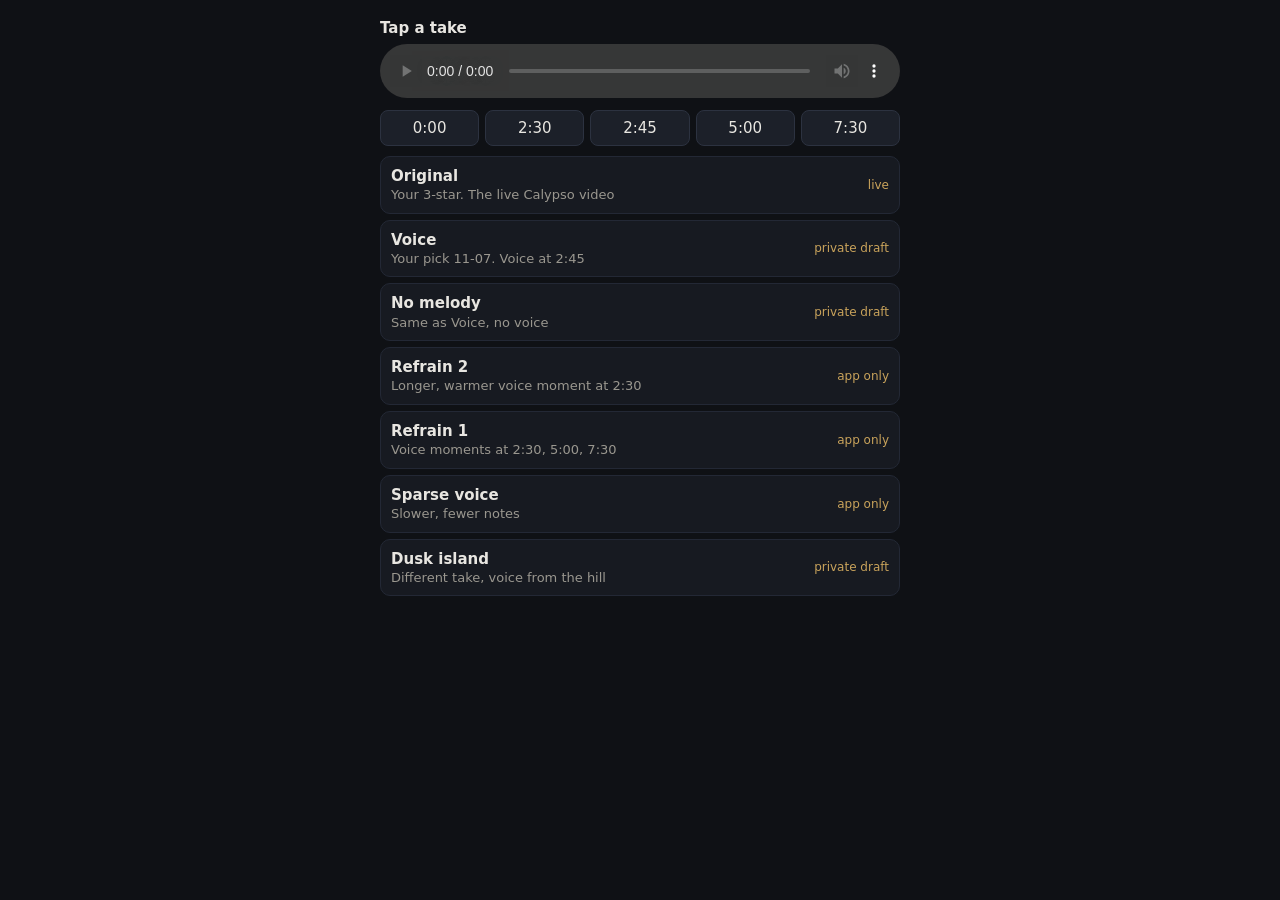
<file: web/static/calypso.html>
<!DOCTYPE html>
<html lang="en">
<head>
<meta charset="utf-8">
<meta name="viewport" content="width=device-width, initial-scale=1, viewport-fit=cover">
<title>Calypso compare</title>
<style>
  :root { color-scheme: dark; }
  body { margin: 0; background: #0f1115; color: #e8e6e1; font: 15px/1.35 -apple-system, system-ui, sans-serif; }
  main { max-width: 520px; margin: 0 auto; padding: 12px 12px calc(16px + env(safe-area-inset-bottom)); min-width: 0; }
  .player { position: sticky; top: 0; background: #0f1115; padding: 6px 0 10px; z-index: 1; }
  .now { font-weight: 600; min-height: 1.35em; }
  audio { width: 100%; margin-top: 6px; }
  .jump { display: flex; gap: 6px; margin-top: 6px; flex-wrap: wrap; }
  .jump button { flex: 1 0 auto; background: #1c2029; color: #e8e6e1; border: 1px solid #2c3240; border-radius: 8px; padding: 7px 0; font: inherit; white-space: nowrap; min-width: max-content; padding-inline: 10px; }
  ul { list-style: none; margin: 0; padding: 0; }
  li { display: flex; align-items: center; gap: 10px; padding: 9px 10px; border-radius: 10px; margin-bottom: 6px; background: #171a21; border: 1px solid #232835; cursor: pointer; }
  li.on { border-color: #c9a35b; background: #1f1c15; }
  li .t { min-width: 0; flex: 1; }
  li .n { font-weight: 600; }
  li .d { color: #9a978f; font-size: 13px; }
  li .tag { white-space: nowrap; font-size: 12px; color: #c9a35b; }
</style>
</head>
<body>
<main>
  <div class="player">
    <div class="now" id="now">Tap a take</div>
    <audio id="a" controls preload="none"></audio>
    <div class="jump">
      <button data-t="0">0:00</button>
      <button data-t="150">2:30</button>
      <button data-t="165">2:45</button>
      <button data-t="300">5:00</button>
      <button data-t="450">7:30</button>
    </div>
  </div>
  <ul id="list"></ul>
</main>
<script>
// Switching takes keeps the playhead, so the same moment can be heard across versions.
const TAKES = [
  ["a38b5c83", "Original", "Your 3-star. The live Calypso video", "live"],
  ["5d328afd", "Voice", "Your pick 11-07. Voice at 2:45", "private draft"],
  ["12c8abb4", "No melody", "Same as Voice, no voice", "private draft"],
  ["211c5955", "Refrain 2", "Longer, warmer voice moment at 2:30", "app only"],
  ["6a64e07c", "Refrain 1", "Voice moments at 2:30, 5:00, 7:30", "app only"],
  ["b76af219", "Sparse voice", "Slower, fewer notes", "app only"],
  ["a5934397", "Dusk island", "Different take, voice from the hill", "private draft"],
];
const a = document.getElementById("a"), list = document.getElementById("list"), now = document.getElementById("now");
let cur = null;
TAKES.forEach(([id, name, desc, tag]) => {
  const li = document.createElement("li");
  li.innerHTML = `<div class="t"><div class="n">${name}</div><div class="d">${desc}</div></div><span class="tag">${tag}</span>`;
  li.onclick = () => {
    if (cur === id) { a.paused ? a.play() : a.pause(); return; }
    const t = a.currentTime || 0;
    cur = id;
    document.querySelectorAll("li").forEach(x => x.classList.remove("on"));
    li.classList.add("on");
    now.textContent = name;
    a.src = `/api/audio/${id}?fmt=mp3`;
    a.addEventListener("loadedmetadata", () => { a.currentTime = Math.min(t, a.duration - 1); a.play(); }, { once: true });
    a.load();
  };
  list.appendChild(li);
});
document.querySelectorAll(".jump button").forEach(b => b.onclick = () => { if (cur) { a.currentTime = +b.dataset.t; a.play(); } });
</script>
</body>
</html>
</file>
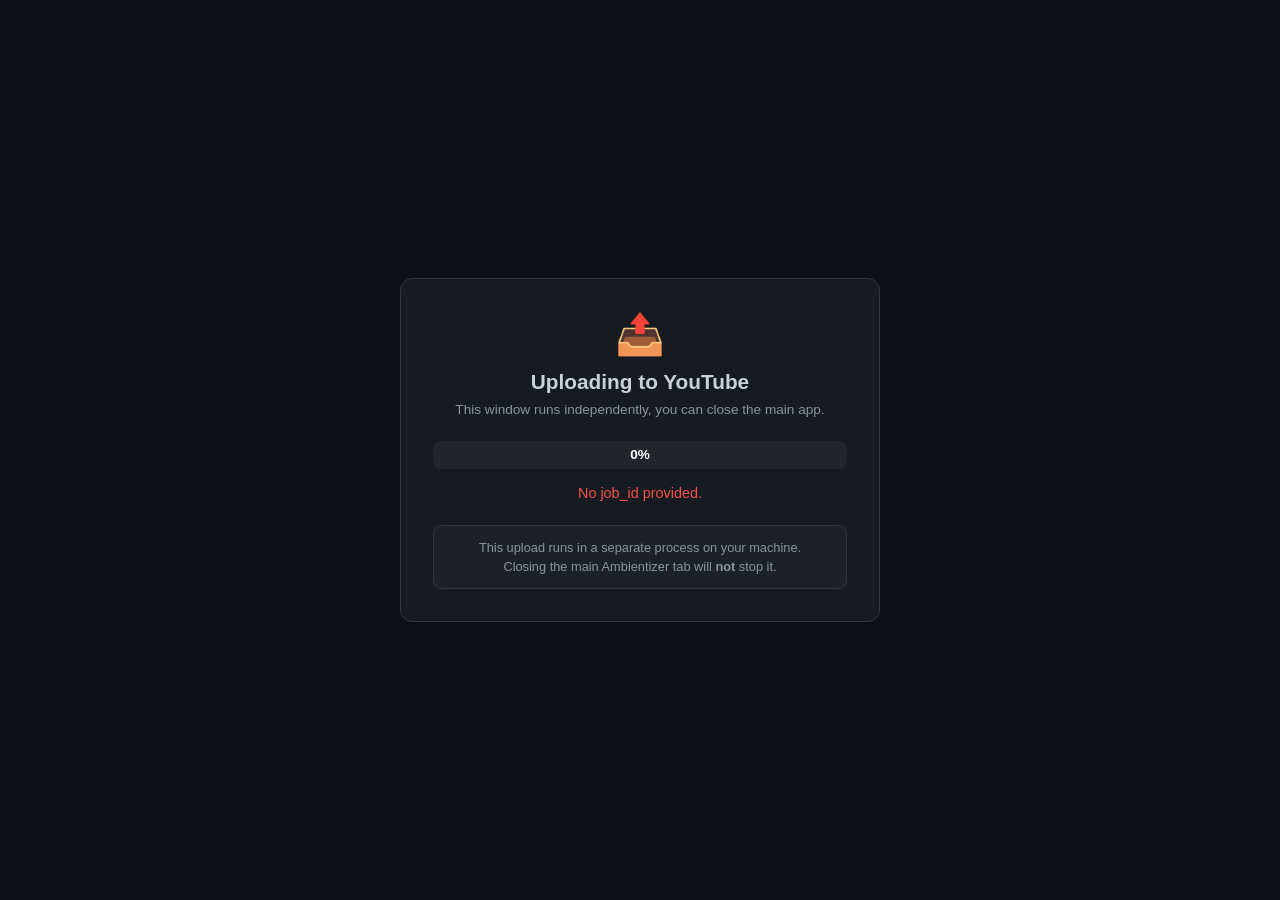
<file: web/templates/upload.html>
<!DOCTYPE html>
<html lang="en">
<head>
<meta charset="UTF-8">
<title>YouTube Upload</title>
<style>
  * { margin: 0; padding: 0; box-sizing: border-box; }
  body {
    font-family: -apple-system, BlinkMacSystemFont, "Segoe UI", Roboto, sans-serif;
    background: #0d1117; color: #c9d1d9;
    display: flex; align-items: center; justify-content: center;
    min-height: 100vh; padding: 20px;
  }
  .card {
    background: #161b22; border: 1px solid #30363d; border-radius: 12px;
    padding: 32px; max-width: 480px; width: 100%; text-align: center;
  }
  h1 { font-size: 1.3rem; margin-bottom: 8px; }
  .subtitle { color: #8b949e; font-size: 0.85rem; margin-bottom: 24px; }
  .progress-bar-outer {
    background: #21262d; border-radius: 8px; height: 28px;
    overflow: hidden; margin-bottom: 16px; position: relative;
  }
  .progress-bar-inner {
    background: linear-gradient(90deg, #238636, #2ea043);
    height: 100%; width: 0%; transition: width 0.5s ease;
    border-radius: 8px;
  }
  .progress-pct {
    position: absolute; top: 0; left: 0; right: 0; bottom: 0;
    display: flex; align-items: center; justify-content: center;
    font-weight: 600; font-size: 0.85rem; color: #fff;
  }
  .status-msg {
    color: #8b949e; font-size: 0.9rem; min-height: 1.4em;
    margin-bottom: 20px; word-break: break-word;
  }
  .status-msg.error { color: #f85149; }
  .status-msg.done { color: #3fb950; }
  .yt-link {
    display: inline-block; margin-top: 12px; padding: 10px 20px;
    background: #da3633; color: #fff; border-radius: 6px;
    text-decoration: none; font-weight: 600; font-size: 0.95rem;
  }
  .yt-link:hover { background: #f85149; }
  .icon { font-size: 2.5rem; margin-bottom: 12px; }
  .safe-notice {
    margin-top: 20px; padding: 12px; background: #1c2128;
    border: 1px solid #30363d; border-radius: 8px;
    color: #8b949e; font-size: 0.8rem; line-height: 1.5;
  }
</style>
</head>
<body>
<div class="card">
  <div class="icon" id="icon">📤</div>
  <h1 id="title">Uploading to YouTube</h1>
  <div class="subtitle" id="subtitle">This window runs independently, you can close the main app.</div>

  <div class="progress-bar-outer">
    <div class="progress-bar-inner" id="bar"></div>
    <div class="progress-pct" id="pct">0%</div>
  </div>

  <div class="status-msg" id="msg">Starting upload...</div>

  <div id="link-area" style="display:none;">
    <a class="yt-link" id="yt-link" href="#" target="_blank">▶ View on YouTube</a>
  </div>

  <div class="safe-notice">
    This upload runs in a separate process on your machine.<br>
    Closing the main Ambientizer tab will <strong>not</strong> stop it.
  </div>
</div>

<script>
  const params = new URLSearchParams(window.location.search);
  const jobId = params.get("job_id");
  const baseUrl = window.location.origin;

  const bar = document.getElementById("bar");
  const pct = document.getElementById("pct");
  const msg = document.getElementById("msg");
  const icon = document.getElementById("icon");
  const titleEl = document.getElementById("title");
  const subtitleEl = document.getElementById("subtitle");
  const linkArea = document.getElementById("link-area");
  const ytLink = document.getElementById("yt-link");

  if (!jobId) {
    msg.textContent = "No job_id provided.";
    msg.classList.add("error");
  } else {
    poll();
  }

  async function poll() {
    try {
      const res = await fetch(`${baseUrl}/api/youtube/upload-status/${jobId}`);
      const data = await res.json();

      const progress = Math.round(data.progress || 0);
      bar.style.width = progress + "%";
      pct.textContent = progress + "%";
      msg.textContent = data.message || "Uploading...";

      if (data.status === "done") {
        bar.style.width = "100%";
        pct.textContent = "100%";
        icon.textContent = "✅";
        titleEl.textContent = "Upload Complete!";
        subtitleEl.textContent = "Your video is live on YouTube.";
        msg.textContent = data.youtube_url || "Done!";
        msg.classList.add("done");
        if (data.youtube_url) {
          ytLink.href = data.youtube_url;
          linkArea.style.display = "block";
        }
        // Notify the opener window
        if (window.opener) {
          window.opener.postMessage({ type: "yt-upload-done", job_id: jobId, url: data.youtube_url }, "*");
        }
        return;
      }

      if (data.status === "error") {
        icon.textContent = "❌";
        titleEl.textContent = "Upload Failed";
        subtitleEl.textContent = "Something went wrong.";
        msg.classList.add("error");
        if ((data.message || "").includes("invalid_grant") || (data.message || "").includes("authorization expired")) {
          subtitleEl.textContent = "Your YouTube session expired.";
          msg.textContent = "Go back to Ambientizer → Publish tab → click Connect YouTube, then retry the upload.";
        }
        return;
      }

      setTimeout(poll, 2000);
    } catch (err) {
      msg.textContent = "Connection lost, retrying...";
      setTimeout(poll, 5000);
    }
  }
</script>
</body>
</html>
</file>
